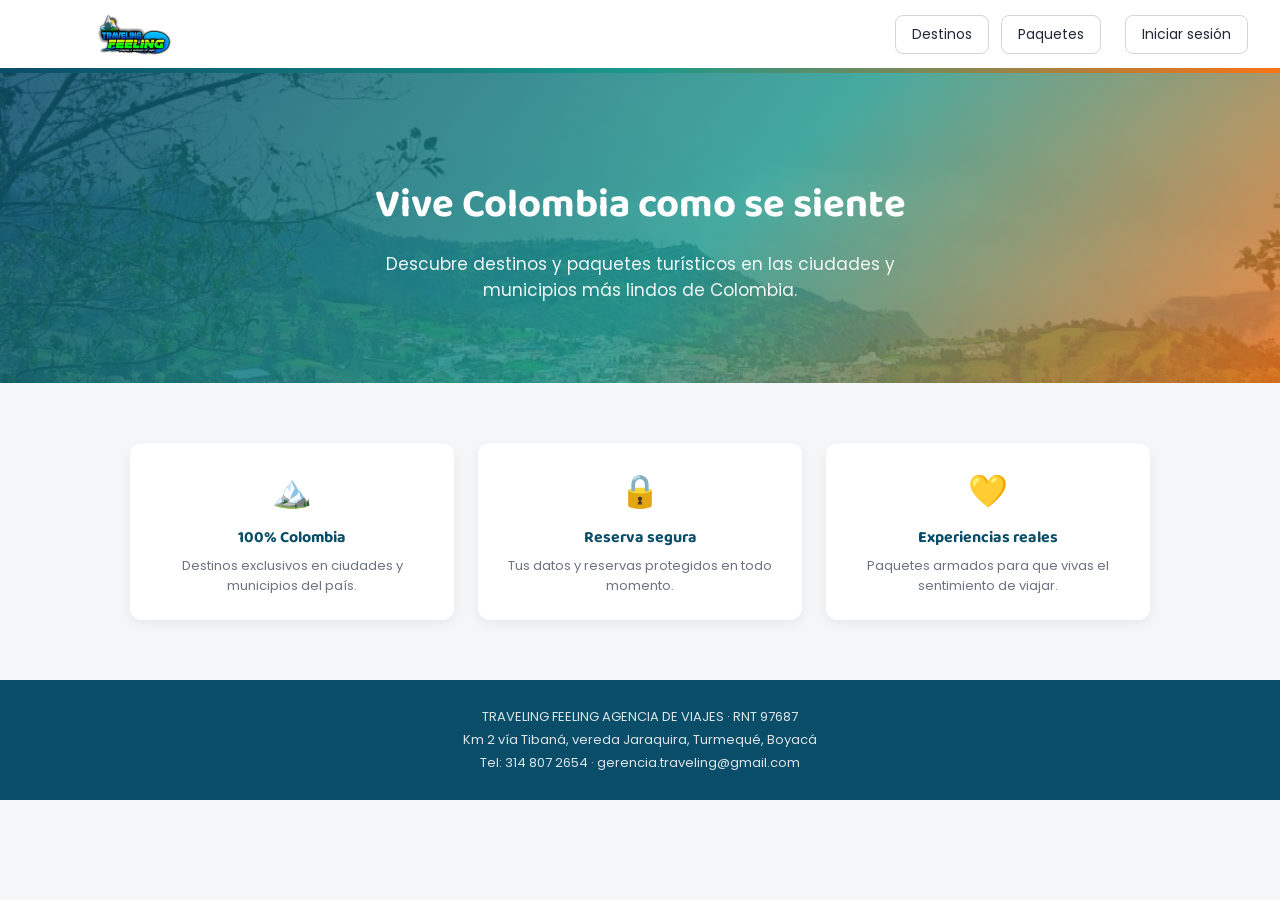
<file: Frontend/index.html>
<!DOCTYPE html>
<html lang="es">
<head>
    <meta charset="UTF-8">
    <meta name="viewport" content="width=device-width, initial-scale=1.0">
    <title>TravelingFeeling - Vive Colombia</title>
    <link rel="preconnect" href="https://fonts.googleapis.com">
    <link href="https://fonts.googleapis.com/css2?family=Baloo+2:wght@600;700&family=Poppins:wght@400;500;600&display=swap" rel="stylesheet">
    <link rel="stylesheet" href="https://cdnjs.cloudflare.com/ajax/libs/font-awesome/6.5.1/css/all.min.css">
    <link rel="stylesheet" href="css/estilos.css">
</head>
<body class="pagina-listado">

    <div class="barra-superior">
        <div class="logo-marca">
            <img src="img/logo.jpg" alt="TravelingFeeling">
        </div>
        <div class="acciones">
            <a href="destinos.html" class="boton-secundario">Destinos</a>
            <a href="paquetes.html" class="boton-secundario">Paquetes</a>
            <span id="saludoUsuario"></span>
            <a href="misreservas.html" id="enlaceMisReservas" class="boton-secundario" style="display:none;">Mis reservas</a>
            <button id="botonSalir" class="boton-secundario" style="display:none;">Salir</button>
            <a id="enlaceLogin" href="login.html" class="boton-secundario">Iniciar sesión</a>
        </div>
    </div>

    <div class="franja-acento"></div>

    <div class="seccion-hero">
        <h1>Vive Colombia como se siente</h1>
        <p>Descubre destinos y paquetes turísticos en las ciudades y municipios más lindos de Colombia.</p>
    </div>

    <div class="seccion-destacados">
        <div class="tarjeta-destacado">
            <div class="icono">🏔️</div>
            <h3>100% Colombia</h3>
            <p>Destinos exclusivos en ciudades y municipios del país.</p>
        </div>
        <div class="tarjeta-destacado">
            <div class="icono">🔒</div>
            <h3>Reserva segura</h3>
            <p>Tus datos y reservas protegidos en todo momento.</p>
        </div>
        <div class="tarjeta-destacado">
            <div class="icono">💛</div>
            <h3>Experiencias reales</h3>
            <p>Paquetes armados para que vivas el sentimiento de viajar.</p>
        </div>
    </div>

    <div class="pie-pagina">
        <p>TRAVELING FEELING AGENCIA DE VIAJES · RNT 97687</p>
        <p>Km 2 vía Tibaná, vereda Jaraquira, Turmequé, Boyacá</p>
        <p>Tel: 314 807 2654 · gerencia.traveling@gmail.com</p>
    </div>

    <script src="js/api.js"></script>
    <script>
        actualizarBarraSesion();
    </script>
</body>
</html>
</file>
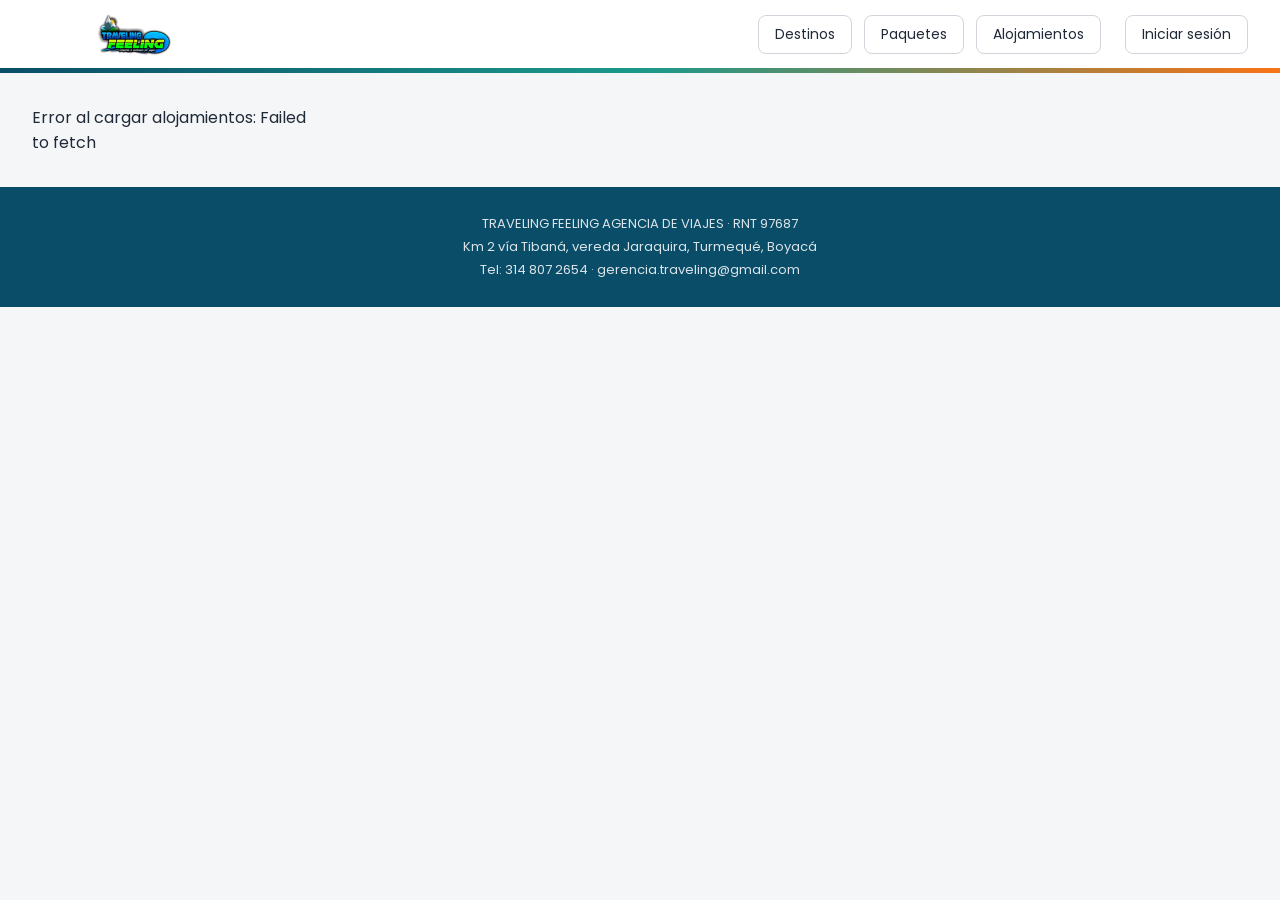
<file: Frontend/alojamientos.html>
<!DOCTYPE html>
<html lang="es">
<head>
    <meta charset="UTF-8">
    <meta name="viewport" content="width=device-width, initial-scale=1.0">
    <title>Alojamientos - TravelingFeeling</title>
    <link rel="preconnect" href="https://fonts.googleapis.com">
    <link rel="preconnect" href="https://fonts.gstatic.com" crossorigin>
    <link href="https://fonts.googleapis.com/css2?family=Baloo+2:wght@700;800&family=Poppins:wght@400;600;700&display=swap" rel="stylesheet">
    <link rel="stylesheet" href="https://cdnjs.cloudflare.com/ajax/libs/font-awesome/6.5.1/css/all.min.css">
    <link rel="stylesheet" href="css/estilos.css">
</head>
<body class="pagina-listado">

    <div class="barra-superior">
        <a href="index.html" class="logo-marca"><img src="img/logo.jpg" alt="TravelingFeeling"></a>
        <div class="acciones">
            <a href="destinos.html" class="boton-secundario">Destinos</a>
            <a href="paquetes.html" class="boton-secundario">Paquetes</a>
            <a href="alojamientos.html" class="boton-secundario">Alojamientos</a>
            <span id="saludoUsuario"></span>
            <a href="misreservas.html" id="enlaceMisReservas" class="boton-secundario" style="display:none;">Mis reservas</a>
            <button id="botonSalir" class="boton-secundario" style="display:none;">Salir</button>
            <a id="enlaceLogin" href="login.html" class="boton-secundario">Iniciar sesión</a>
        </div>
    </div>
    <div class="franja-acento"></div>

    <div id="grillaAlojamientos" class="grilla-destinos">
        <div class="cargando">
            <div class="spinner"></div>
            <p>Cargando alojamientos...</p>
        </div>
    </div>

    <div class="pie-pagina">
        <p>TRAVELING FEELING AGENCIA DE VIAJES · RNT 97687</p>
        <p>Km 2 vía Tibaná, vereda Jaraquira, Turmequé, Boyacá</p>
        <p>Tel: 314 807 2654 · gerencia.traveling@gmail.com</p>
    </div>

    <script src="js/api.js"></script>
    <script src="js/alojamientos.js"></script>
</body>
</html>
</file>
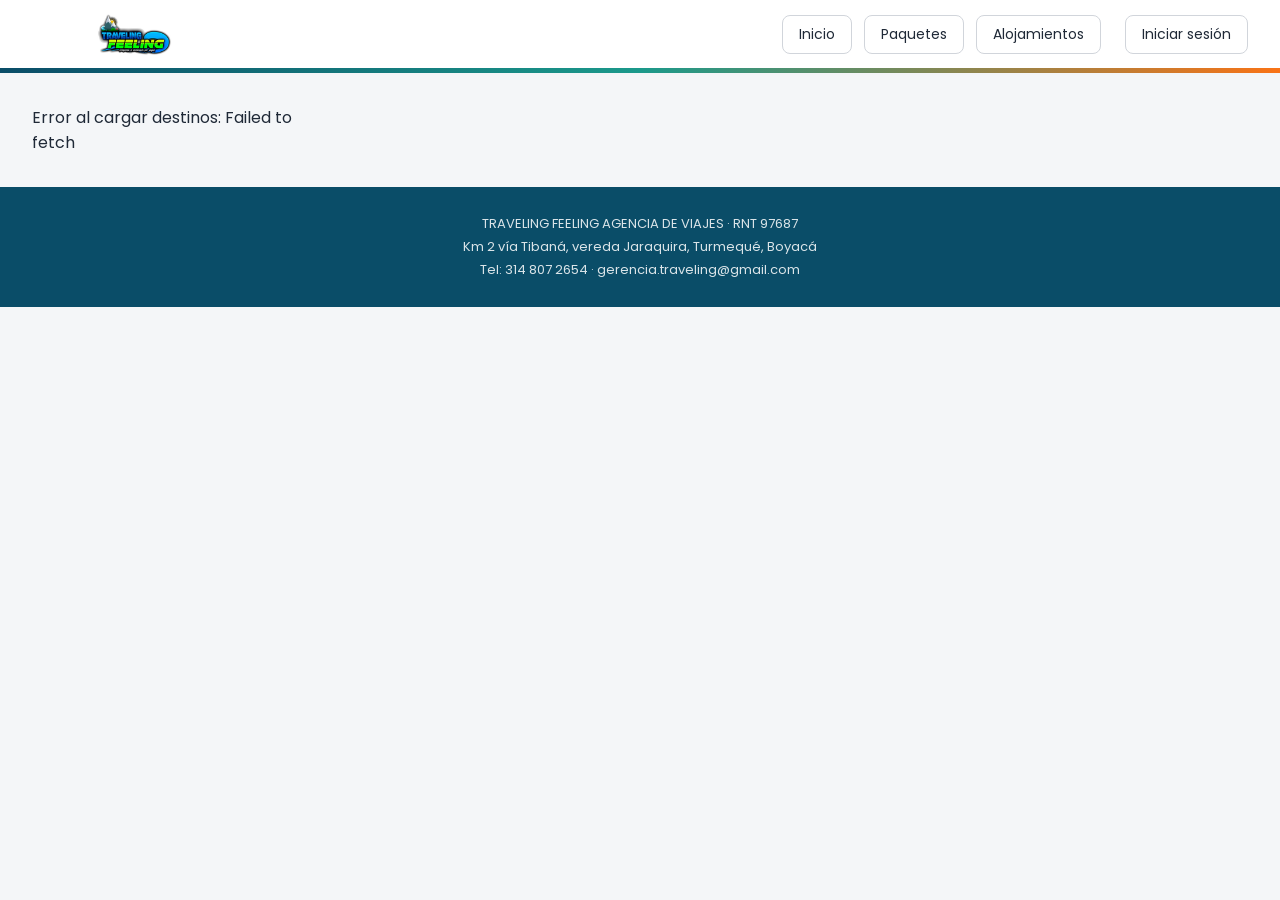
<file: Frontend/destinos.html>
<!DOCTYPE html>
<html lang="es">
<head>
    <meta charset="UTF-8">
    <meta name="viewport" content="width=device-width, initial-scale=1.0">
    <title>Destinos - TravelingFeeling</title>
    <link rel="preconnect" href="https://fonts.googleapis.com">
    <link href="https://fonts.googleapis.com/css2?family=Baloo+2:wght@600;700&family=Poppins:wght@400;500;600&display=swap" rel="stylesheet">
    <link rel="stylesheet" href="https://cdnjs.cloudflare.com/ajax/libs/font-awesome/6.5.1/css/all.min.css">
    <link rel="stylesheet" href="css/estilos.css">
</head>
<body class="pagina-listado">

    <div class="barra-superior">
        <div class="logo-marca">
            <a href="index.html"><img src="img/logo.jpg" alt="TravelingFeeling"></a>
        </div>
        <div class="acciones">
            <a href="index.html" class="boton-secundario">Inicio</a>
            <a href="paquetes.html" class="boton-secundario">Paquetes</a>
            <a href="alojamientos.html" class="boton-secundario">Alojamientos</a>
            <span id="saludoUsuario"></span>
            <a href="misreservas.html" id="enlaceMisReservas" class="boton-secundario" style="display:none;">Mis reservas</a>
            <button id="botonSalir" class="boton-secundario" style="display:none;">Salir</button>
            <a id="enlaceLogin" href="login.html" class="boton-secundario">Iniciar sesión</a>
        </div>
    </div>
    <div class="franja-acento"></div>

    <div id="grillaDestinos" class="grilla-destinos">
        <p>Cargando destinos...</p>
    </div>

    <div class="pie-pagina">
        <p>TRAVELING FEELING AGENCIA DE VIAJES · RNT 97687</p>
        <p>Km 2 vía Tibaná, vereda Jaraquira, Turmequé, Boyacá</p>
        <p>Tel: 314 807 2654 · gerencia.traveling@gmail.com</p>
    </div>

    <script src="js/api.js"></script>
    <script src="js/destinos.js"></script>
</body>
</html>
</file>
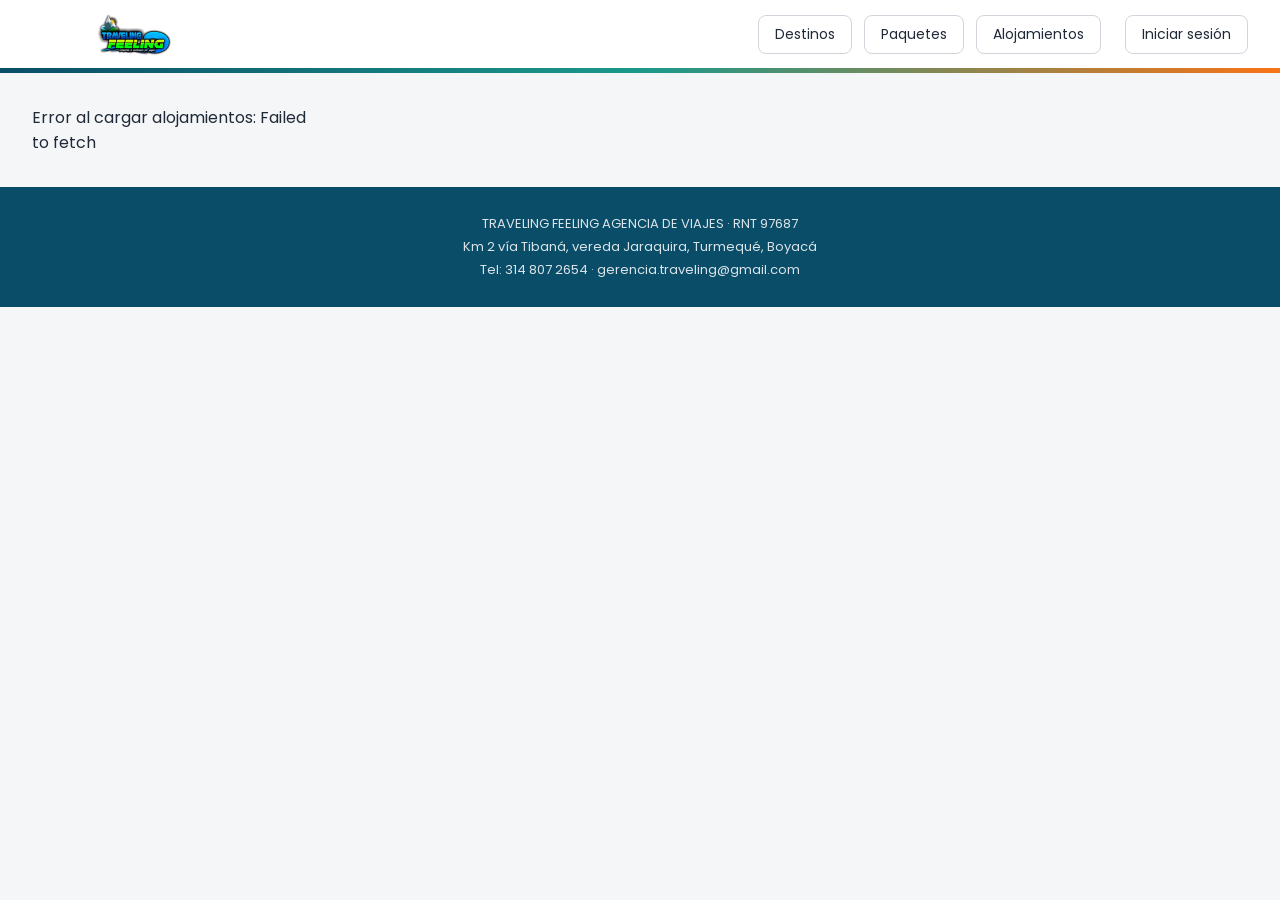
<file: Frontend/detalle-alojamiento.html>
<!DOCTYPE html>
<html lang="es">
<head>
    <meta charset="UTF-8">
    <meta name="viewport" content="width=device-width, initial-scale=1.0">
    <title>Detalle alojamiento - TravelingFeeling</title>
    <link rel="preconnect" href="https://fonts.googleapis.com">
    <link rel="preconnect" href="https://fonts.gstatic.com" crossorigin>
    <link href="https://fonts.googleapis.com/css2?family=Baloo+2:wght@700;800&family=Poppins:wght@400;600;700&display=swap" rel="stylesheet">
    <link rel="stylesheet" href="https://cdnjs.cloudflare.com/ajax/libs/font-awesome/6.5.1/css/all.min.css">
    <link rel="stylesheet" href="css/estilos.css">
</head>
<body class="pagina-listado">

    <div class="barra-superior">
        <a href="index.html" class="logo-marca"><img src="img/logo.jpg" alt="TravelingFeeling"></a>
        <div class="acciones">
            <a href="destinos.html" class="boton-secundario">Destinos</a>
            <a href="paquetes.html" class="boton-secundario">Paquetes</a>
            <a href="alojamientos.html" class="boton-secundario">Alojamientos</a>
            <span id="saludoUsuario"></span>
            <a href="misreservas.html" id="enlaceMisReservas" class="boton-secundario" style="display:none;">Mis reservas</a>
            <button id="botonSalir" class="boton-secundario" style="display:none;">Salir</button>
            <a id="enlaceLogin" href="login.html" class="boton-secundario">Iniciar sesión</a>
        </div>
    </div>
    <div class="franja-acento"></div>

    <div id="detalleAlojamiento" class="contenedor-detalle">
        <div class="cargando">
            <div class="spinner"></div>
            <p>Cargando alojamiento...</p>
        </div>
    </div>

    <div class="pie-pagina">
        <p>TRAVELING FEELING AGENCIA DE VIAJES · RNT 97687</p>
        <p>Km 2 vía Tibaná, vereda Jaraquira, Turmequé, Boyacá</p>
        <p>Tel: 314 807 2654 · gerencia.traveling@gmail.com</p>
    </div>

    <script src="js/api.js"></script>
    <script src="js/detalle-alojamiento.js"></script>
</body>
</html>
</file>
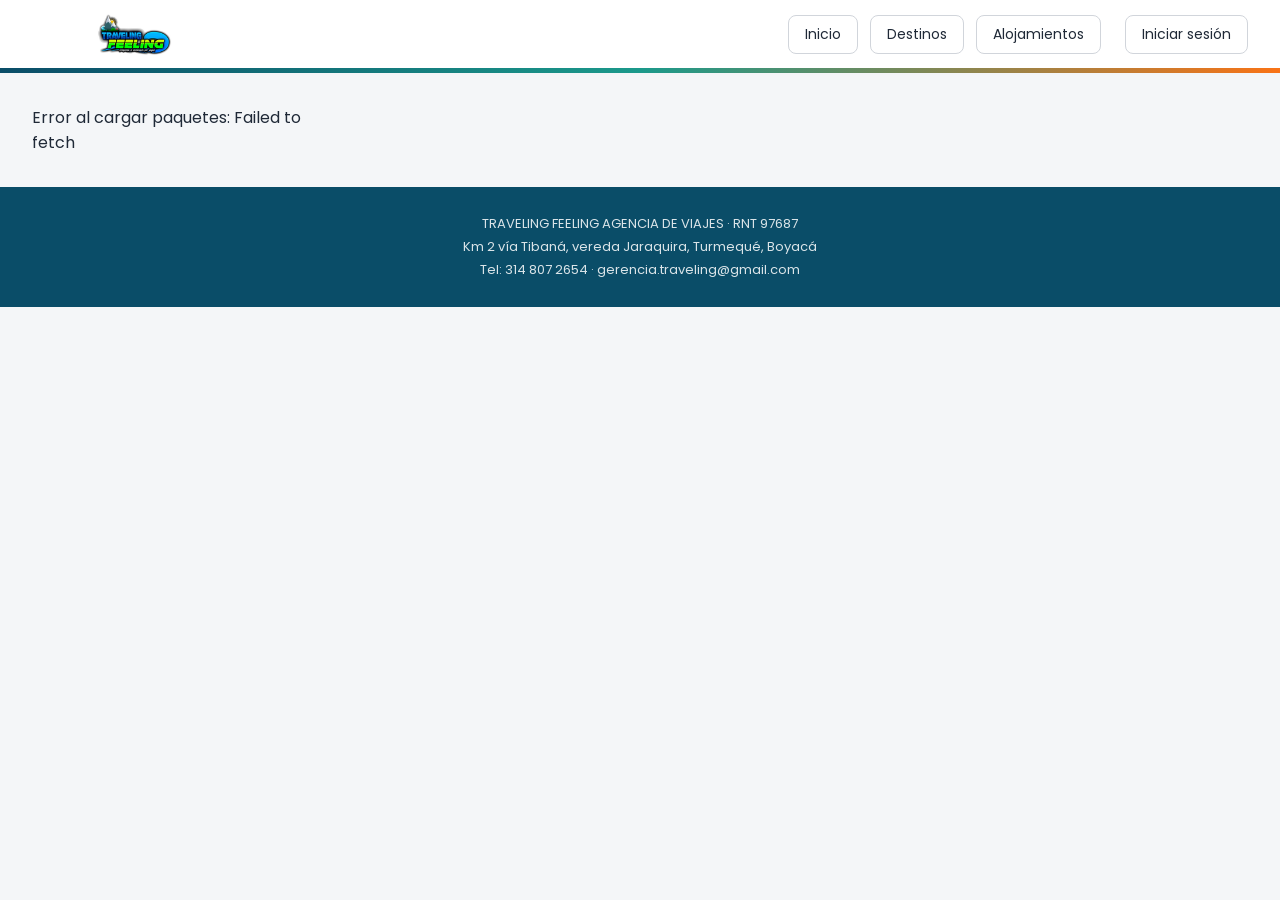
<file: Frontend/detalle-paquete.html>
<!DOCTYPE html>
<html lang="es">
<head>
    <meta charset="UTF-8">
    <meta name="viewport" content="width=device-width, initial-scale=1.0">
    <title>Detalle paquete - TravelingFeeling</title>
    <link rel="preconnect" href="https://fonts.googleapis.com">
    <link rel="preconnect" href="https://fonts.gstatic.com" crossorigin>
    <link href="https://fonts.googleapis.com/css2?family=Baloo+2:wght@700;800&family=Poppins:wght@400;600;700&display=swap" rel="stylesheet">
    <link rel="stylesheet" href="https://cdnjs.cloudflare.com/ajax/libs/font-awesome/6.5.1/css/all.min.css">
    <link rel="stylesheet" href="css/estilos.css">
</head>
<body class="pagina-listado">

    <div class="barra-superior">
        <a href="index.html" class="logo-marca"><img src="img/logo.jpg" alt="TravelingFeeling"></a>
        <div class="acciones">
            <a href="destinos.html" class="boton-secundario">Destinos</a>
            <a href="paquetes.html" class="boton-secundario">Paquetes</a>
            <a href="alojamientos.html" class="boton-secundario">Alojamientos</a>
            <span id="saludoUsuario"></span>
            <a href="misreservas.html" id="enlaceMisReservas" class="boton-secundario" style="display:none;">Mis reservas</a>
            <button id="botonSalir" class="boton-secundario" style="display:none;">Salir</button>
            <a id="enlaceLogin" href="login.html" class="boton-secundario">Iniciar sesión</a>
        </div>
    </div>
    <div class="franja-acento"></div>

    <div id="detallePaquete" class="contenedor-detalle">
        <div class="cargando">
            <div class="spinner"></div>
            <p>Cargando paquete...</p>
        </div>
    </div>

    <div class="pie-pagina">
        <p>TRAVELING FEELING AGENCIA DE VIAJES · RNT 97687</p>
        <p>Km 2 vía Tibaná, vereda Jaraquira, Turmequé, Boyacá</p>
        <p>Tel: 314 807 2654 · gerencia.traveling@gmail.com</p>
    </div>

    <script src="js/api.js"></script>
    <script src="js/detalle-paquete.js"></script>
</body>
</html>
</file>
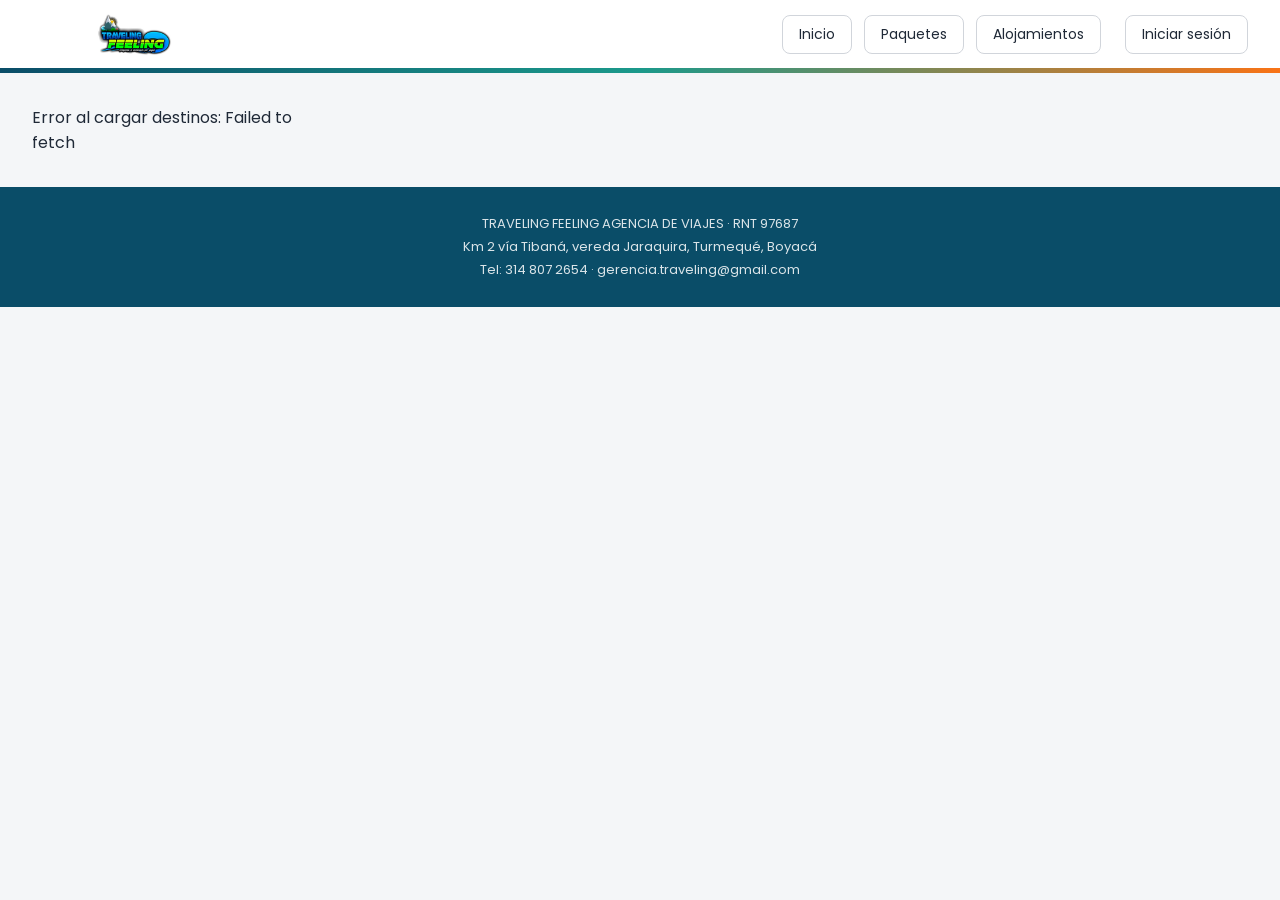
<file: Frontend/detalle.html>
<!DOCTYPE html>
<html lang="es">
<head>
    <meta charset="UTF-8">
    <meta name="viewport" content="width=device-width, initial-scale=1.0">
    <title>Detalle destino - TravelingFeeling</title>
    <link rel="preconnect" href="https://fonts.googleapis.com">
    <link rel="preconnect" href="https://fonts.gstatic.com" crossorigin>
    <link href="https://fonts.googleapis.com/css2?family=Baloo+2:wght@700;800&family=Poppins:wght@400;600;700&display=swap" rel="stylesheet">
    <link rel="stylesheet" href="https://cdnjs.cloudflare.com/ajax/libs/font-awesome/6.5.1/css/all.min.css">
    <link rel="stylesheet" href="css/estilos.css">
</head>
<body class="pagina-listado">

    <div class="barra-superior">
        <a href="index.html" class="logo-marca"><img src="img/logo.jpg" alt="TravelingFeeling"></a>
        <div class="acciones">
            <a href="destinos.html" class="boton-secundario">Destinos</a>
            <a href="paquetes.html" class="boton-secundario">Paquetes</a>
            <a href="alojamientos.html" class="boton-secundario">Alojamientos</a>
            <span id="saludoUsuario"></span>
            <a href="misreservas.html" id="enlaceMisReservas" class="boton-secundario" style="display:none;">Mis reservas</a>
            <button id="botonSalir" class="boton-secundario" style="display:none;">Salir</button>
            <a id="enlaceLogin" href="login.html" class="boton-secundario">Iniciar sesión</a>
        </div>
    </div>
    <div class="franja-acento"></div>

    <div id="detalleDestino" class="contenedor-detalle">
        <div class="cargando">
            <div class="spinner"></div>
            <p>Cargando destino...</p>
        </div>
    </div>

    <div class="pie-pagina">
        <p>TRAVELING FEELING AGENCIA DE VIAJES · RNT 97687</p>
        <p>Km 2 vía Tibaná, vereda Jaraquira, Turmequé, Boyacá</p>
        <p>Tel: 314 807 2654 · gerencia.traveling@gmail.com</p>
    </div>

    <script src="js/api.js"></script>
    <script src="js/detalle.js"></script>
</body>
</html>
</file>
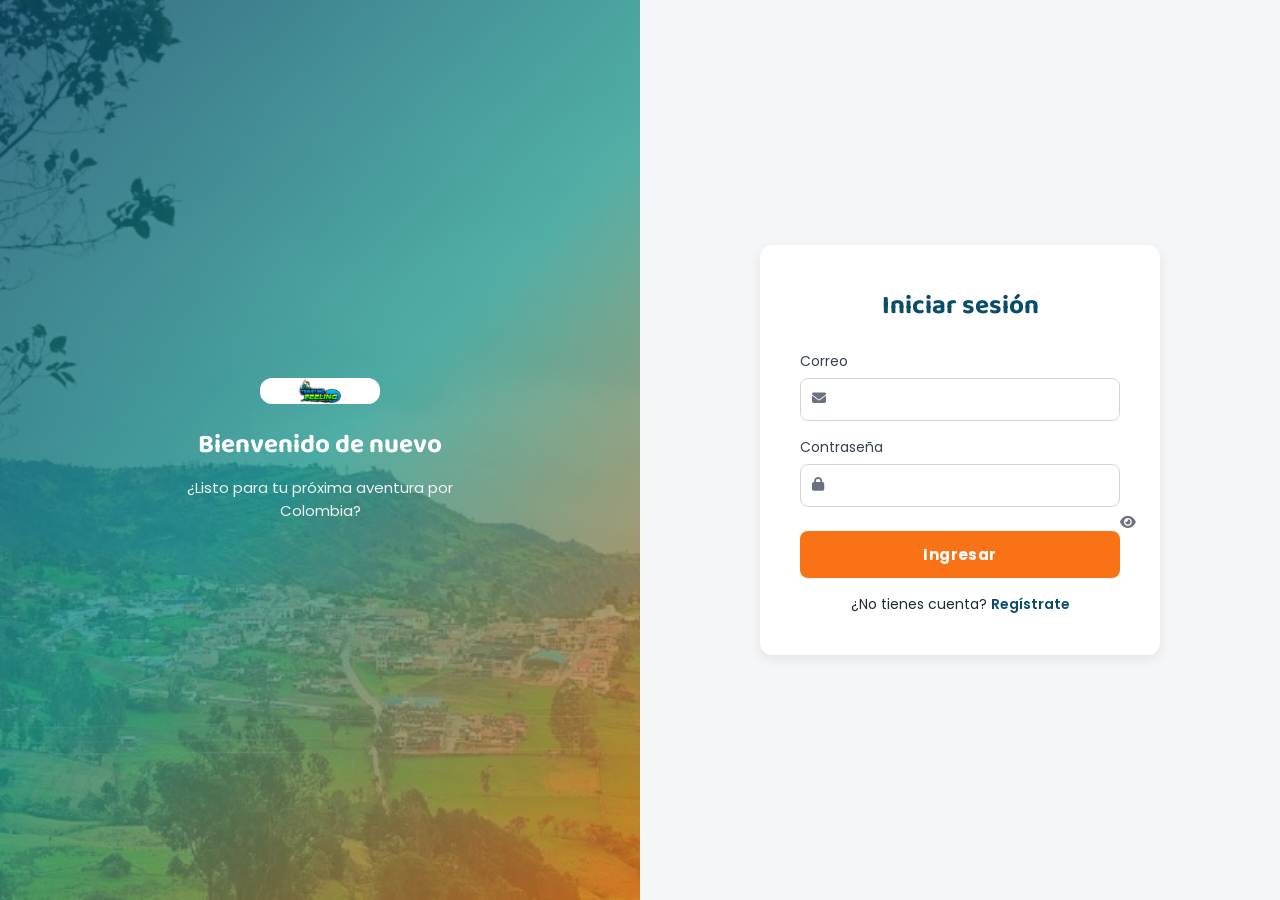
<file: Frontend/login.html>
<!DOCTYPE html>
<html lang="es">
<head>
    <meta charset="UTF-8">
    <meta name="viewport" content="width=device-width, initial-scale=1.0">
    <title>Iniciar sesión - TravelingFeeling</title>
    <link rel="preconnect" href="https://fonts.googleapis.com">
    <link rel="preconnect" href="https://fonts.gstatic.com" crossorigin>
    <link href="https://fonts.googleapis.com/css2?family=Baloo+2:wght@700;800&family=Poppins:wght@400;600;700&display=swap" rel="stylesheet">
    <link rel="stylesheet" href="https://cdnjs.cloudflare.com/ajax/libs/font-awesome/6.5.1/css/all.min.css">
    <link rel="stylesheet" href="css/estilos.css">
</head>
<body class="pagina-auth">

    <div class="auth-grid">

        <div class="auth-visual">
            <img src="img/logo.jpg" alt="TravelingFeeling">
            <h2>Bienvenido de nuevo</h2>
            <p>¿Listo para tu próxima aventura por Colombia?</p>
        </div>

        <div class="auth-form-side">
            <div class="contenedor-formulario">
                <h1>Iniciar sesión</h1>

                <div id="mensajeError" class="mensaje-error"></div>

                <form id="formLogin">
                    <div class="campo campo-icono">
                        <label for="correo">Correo</label>
                        <i class="fa-solid fa-envelope"></i>
                        <input type="email" id="correo" required>
                    </div>

                    <div class="campo campo-icono">
                        <label for="contraseña">Contraseña</label>
                        <i class="fa-solid fa-lock"></i>
                        <input type="password" id="contraseña" required>
                        <button type="button" class="boton-ojo" id="botonOjo"><i class="fa-solid fa-eye"></i></button>
                    </div>

                    <button type="submit" class="boton-principal" id="botonSubmit">Ingresar</button>
                </form>

                <p class="enlace-secundario">
                    ¿No tienes cuenta? <a href="registro.html">Regístrate</a>
                </p>
            </div>
        </div>

    </div>

    <script src="js/api.js"></script>
    <script src="js/login.js"></script>
</body>
</html>
</file>
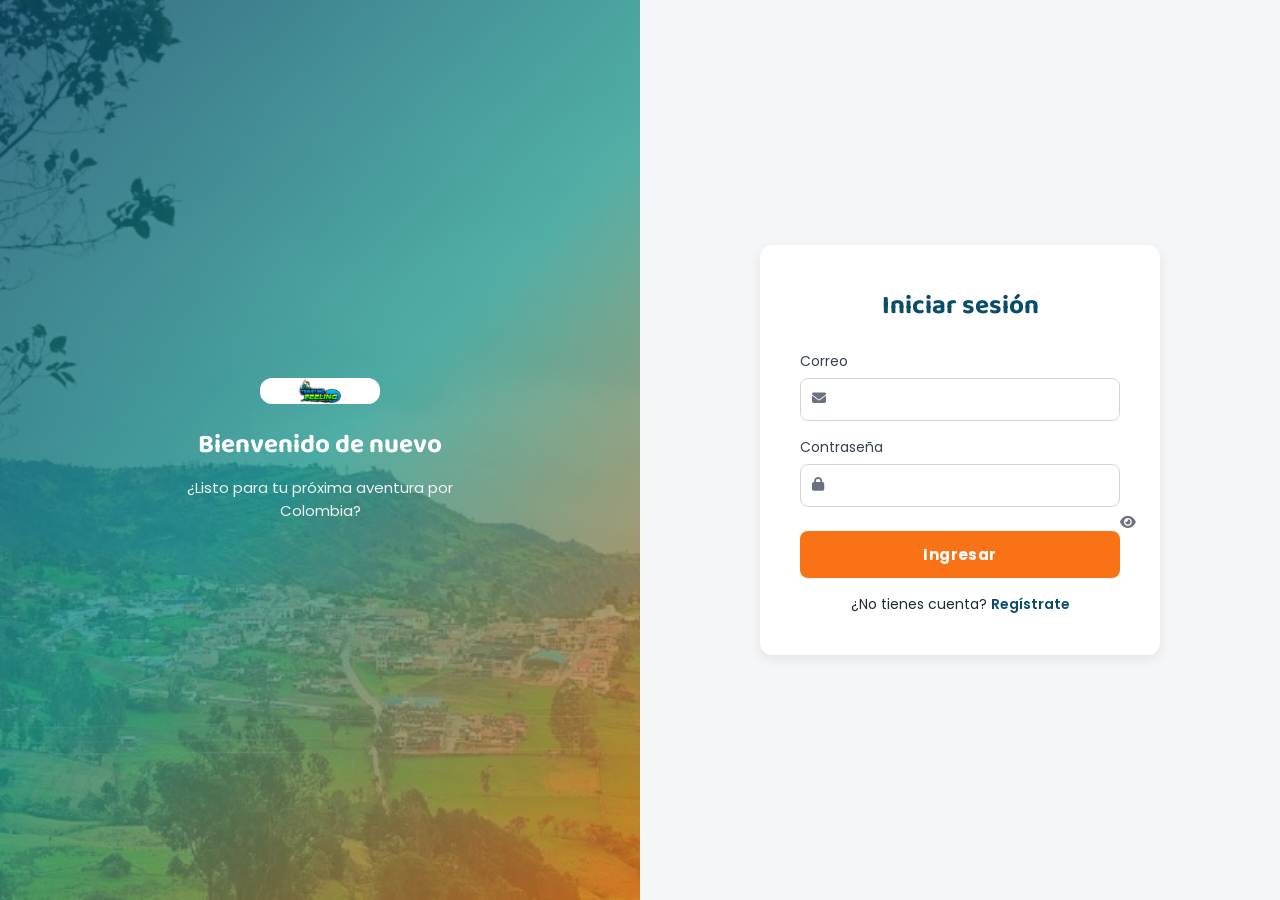
<file: Frontend/misreservas.html>
<!DOCTYPE html>
<html lang="es">
<head>
    <meta charset="UTF-8">
    <meta name="viewport" content="width=device-width, initial-scale=1.0">
    <title>Mis reservas - TravelingFeeling</title>
    <link rel="preconnect" href="https://fonts.googleapis.com">
    <link href="https://fonts.googleapis.com/css2?family=Baloo+2:wght@600;700&family=Poppins:wght@400;500;600&display=swap" rel="stylesheet">
    <link rel="stylesheet" href="https://cdnjs.cloudflare.com/ajax/libs/font-awesome/6.5.1/css/all.min.css">
    <link rel="stylesheet" href="css/estilos.css">
</head>
<body class="pagina-listado">

    <div class="barra-superior">
        <div class="logo-marca">
            <a href="index.html"><img src="img/logo.jpg" alt="TravelingFeeling"></a>
        </div>
        <div class="acciones">
            <a href="index.html" class="boton-secundario">Inicio</a>
            <a href="destinos.html" class="boton-secundario">Destinos</a>
            <a href="paquetes.html" class="boton-secundario">Paquetes</a>
            <a href="alojamientos.html" class="boton-secundario">Alojamientos</a>
            <button id="botonSalir" class="boton-secundario">Salir</button>
        </div>
    </div>
    <div class="franja-acento"></div>

    <div id="listaReservas" class="grilla-destinos">
        <p>Cargando tus reservas...</p>
    </div>

    <div class="pie-pagina">
        <p>TRAVELING FEELING AGENCIA DE VIAJES · RNT 97687</p>
        <p>Km 2 vía Tibaná, vereda Jaraquira, Turmequé, Boyacá</p>
        <p>Tel: 314 807 2654 · gerencia.traveling@gmail.com</p>
    </div>

    <script src="js/api.js"></script>
    <script src="js/misreservas.js"></script>
</body>
</html>
</file>
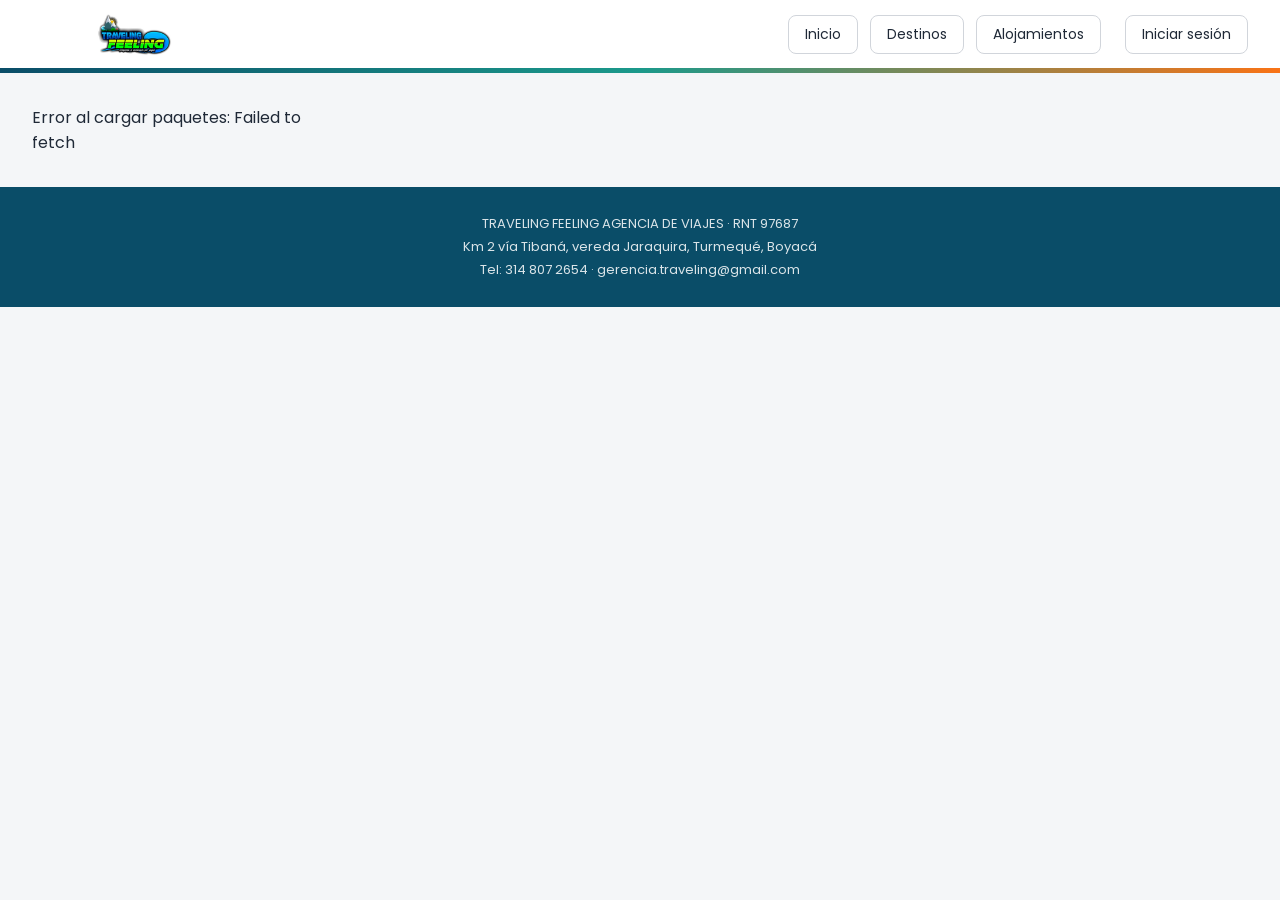
<file: Frontend/paquetes.html>
<!DOCTYPE html>
<html lang="es">
<head>
    <meta charset="UTF-8">
    <meta name="viewport" content="width=device-width, initial-scale=1.0">
    <title>Paquetes - TravelingFeeling</title>
    <link rel="preconnect" href="https://fonts.googleapis.com">
    <link href="https://fonts.googleapis.com/css2?family=Baloo+2:wght@600;700&family=Poppins:wght@400;500;600&display=swap" rel="stylesheet">
    <link rel="stylesheet" href="https://cdnjs.cloudflare.com/ajax/libs/font-awesome/6.5.1/css/all.min.css">
    <link rel="stylesheet" href="css/estilos.css">
</head>
<body class="pagina-listado">

    <div class="barra-superior">
        <div class="logo-marca">
            <a href="index.html"><img src="img/logo.jpg" alt="TravelingFeeling"></a>
        </div>
        <div class="acciones">
            <a href="index.html" class="boton-secundario">Inicio</a>
            <a href="destinos.html" class="boton-secundario">Destinos</a>
            <a href="alojamientos.html" class="boton-secundario">Alojamientos</a>
            <span id="saludoUsuario"></span>
            <a href="misreservas.html" id="enlaceMisReservas" class="boton-secundario" style="display:none;">Mis reservas</a>
            <button id="botonSalir" class="boton-secundario" style="display:none;">Salir</button>
            <a id="enlaceLogin" href="login.html" class="boton-secundario">Iniciar sesión</a>
        </div>
    </div>
    <div class="franja-acento"></div>

    <div id="grillaPaquetes" class="grilla-destinos">
        <p>Cargando paquetes...</p>
    </div>

    <div class="pie-pagina">
        <p>TRAVELING FEELING AGENCIA DE VIAJES · RNT 97687</p>
        <p>Km 2 vía Tibaná, vereda Jaraquira, Turmequé, Boyacá</p>
        <p>Tel: 314 807 2654 · gerencia.traveling@gmail.com</p>
    </div>

    <script src="js/api.js"></script>
    <script src="js/paquetes.js"></script>
</body>
</html>
</file>
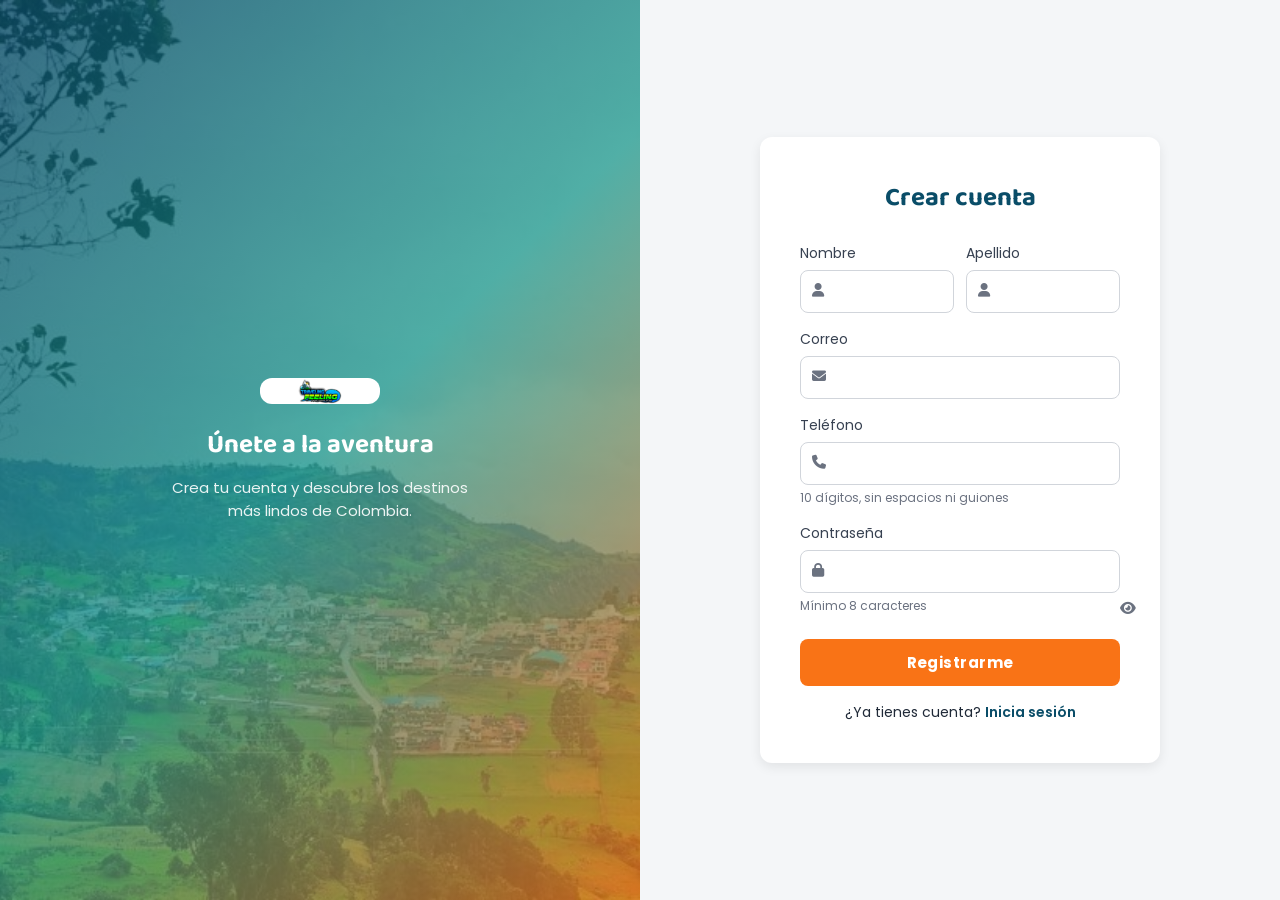
<file: Frontend/registro.html>
<!DOCTYPE html>
<html lang="es">
<head>
    <meta charset="UTF-8">
    <meta name="viewport" content="width=device-width, initial-scale=1.0">
    <title>Crear cuenta - TravelingFeeling</title>
    <link rel="preconnect" href="https://fonts.googleapis.com">
    <link rel="preconnect" href="https://fonts.gstatic.com" crossorigin>
    <link href="https://fonts.googleapis.com/css2?family=Baloo+2:wght@700;800&family=Poppins:wght@400;600;700&display=swap" rel="stylesheet">
    <link rel="stylesheet" href="https://cdnjs.cloudflare.com/ajax/libs/font-awesome/6.5.1/css/all.min.css">
    <link rel="stylesheet" href="css/estilos.css">
</head>
<body class="pagina-auth">

    <div class="auth-grid">

        <div class="auth-visual">
            <img src="img/logo.jpg" alt="TravelingFeeling">
            <h2>Únete a la aventura</h2>
            <p>Crea tu cuenta y descubre los destinos más lindos de Colombia.</p>
        </div>

        <div class="auth-form-side">
            <div class="contenedor-formulario">
                <h1>Crear cuenta</h1>

                <div id="mensajeError" class="mensaje-error"></div>

                <form id="formRegistro">
                    <div class="fila-doble">
                        <div class="campo campo-icono">
                            <label for="nombre">Nombre</label>
                            <i class="fa-solid fa-user"></i>
                            <input type="text" id="nombre" required>
                        </div>

                        <div class="campo campo-icono">
                            <label for="apellido">Apellido</label>
                            <i class="fa-solid fa-user"></i>
                            <input type="text" id="apellido" required>
                        </div>
                    </div>

                    <div class="campo campo-icono">
                        <label for="correo">Correo</label>
                        <i class="fa-solid fa-envelope"></i>
                        <input type="email" id="correo" required>
                    </div>

                    <div class="campo campo-icono">
                        <label for="telefono">Teléfono</label>
                        <i class="fa-solid fa-phone"></i>
                        <input type="tel" id="telefono" required>
                        <p class="texto-ayuda">10 dígitos, sin espacios ni guiones</p>
                    </div>

                    <div class="campo campo-icono">
                        <label for="contraseña">Contraseña</label>
                        <i class="fa-solid fa-lock"></i>
                        <input type="password" id="contraseña" required minlength="8">
                        <button type="button" class="boton-ojo" id="botonOjo"><i class="fa-solid fa-eye"></i></button>
                        <p class="texto-ayuda">Mínimo 8 caracteres</p>
                    </div>

                    <button type="submit" class="boton-principal" id="botonSubmit">Registrarme</button>
                </form>

                <p class="enlace-secundario">
                    ¿Ya tienes cuenta? <a href="login.html">Inicia sesión</a>
                </p>
            </div>
        </div>

    </div>

    <script src="js/api.js"></script>
    <script src="js/registro.js"></script>
</body>
</html>
</file>
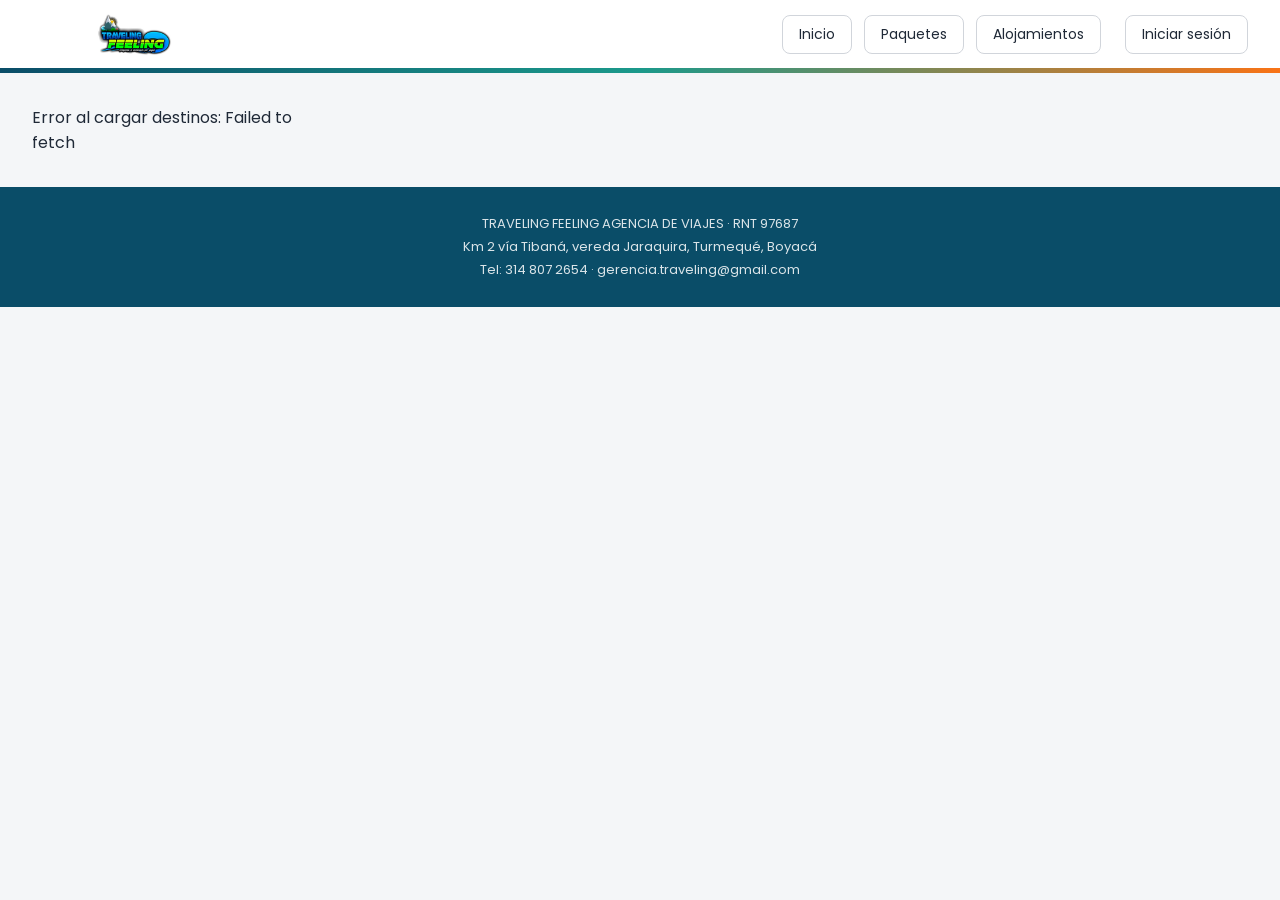
<file: Frontend/reservar.html>
<!DOCTYPE html>
<html lang="es">
<head>
    <meta charset="UTF-8">
    <meta name="viewport" content="width=device-width, initial-scale=1.0">
    <title>Reservar - TravelingFeeling</title>
    <link rel="preconnect" href="https://fonts.googleapis.com">
    <link href="https://fonts.googleapis.com/css2?family=Baloo+2:wght@600;700&family=Poppins:wght@400;500;600&display=swap" rel="stylesheet">
    <link rel="stylesheet" href="https://cdnjs.cloudflare.com/ajax/libs/font-awesome/6.5.1/css/all.min.css">
    <link rel="stylesheet" href="css/estilos.css">
</head>
<body>

    <div class="contenedor-formulario">
        <h1 id="tituloDestino">Reservar</h1>

        <div id="mensajeError" class="mensaje-error"></div>

        <form id="formReservar">
            <div class="campo">
                <label for="fecha_reserva">Fecha</label>
                <input type="date" id="fecha_reserva" required>
            </div>

            <div class="campo">
                <label for="cantidad_personas">Cantidad de personas</label>
                <input type="number" id="cantidad_personas" min="1" required>
            </div>

            <button type="submit" class="boton-principal">Confirmar reserva</button>
        </form>

        <p class="enlace-secundario">
            <a href="destinos.html">Volver a destinos</a>
        </p>
    </div>

    <script src="js/api.js"></script>
    <script src="js/reservar.js"></script>
</body>
</html>
</file>
<file: Frontend/css/estilos.css>
:root {
    --color-primario: #0A4D68;
    --color-secundario: #1B998B;
    --color-acento: #F97316;
    --color-acento-oscuro: #EA580C;
    --color-exito: #16A34A;
    --color-advertencia: #F59E0B;
    --color-peligro: #DC2626;
    --color-texto: #1f2937;
    --color-texto-claro: #6b7280;
    --color-fondo: #f4f6f8;
    --color-borde: #d1d5db;
    --fuente-titulo: 'Baloo 2', sans-serif;
    --fuente-cuerpo: 'Poppins', sans-serif;
}

* {
    margin: 0;
    padding: 0;
    box-sizing: border-box;
}

body {
    font-family: var(--fuente-cuerpo);
    background-color: var(--color-fondo);
    color: var(--color-texto);
    min-height: 100vh;
    display: flex;
    align-items: center;
    justify-content: center;
}

h1, h2, h3 {
    font-family: var(--fuente-titulo);
}

.contenedor-formulario {
    background-color: #ffffff;
    padding: 40px;
    border-radius: 12px;
    box-shadow: 0 4px 12px rgba(0, 0, 0, 0.08);
    width: 100%;
    max-width: 400px;
}

.contenedor-formulario h1 {
    font-size: 26px;
    font-weight: 700;
    margin-bottom: 24px;
    text-align: center;
    color: var(--color-primario);
}

.campo {
    margin-bottom: 16px;
}

.campo label {
    display: block;
    font-size: 14px;
    margin-bottom: 6px;
    color: #374151;
}

.campo input {
    width: 100%;
    padding: 10px 12px;
    border: 1px solid var(--color-borde);
    border-radius: 8px;
    font-size: 14px;
    font-family: var(--fuente-cuerpo);
}

.campo input:focus {
    outline: none;
    border-color: var(--color-acento);
}

.boton-principal {
    width: 100%;
    padding: 12px;
    background-color: var(--color-acento);
    color: white;
    border: none;
    border-radius: 8px;
    font-size: 15px;
    font-weight: 700;
    letter-spacing: 0.03em;
    cursor: pointer;
    margin-top: 8px;
    transition: background-color 0.2s ease, transform 0.15s ease;
    font-family: var(--fuente-cuerpo);
}

.boton-principal:hover {
    background-color: var(--color-acento-oscuro);
    transform: translateY(-1px);
}

.enlace-secundario {
    text-align: center;
    margin-top: 16px;
    font-size: 14px;
}

.enlace-secundario a {
    color: var(--color-primario);
    text-decoration: none;
    font-weight: 600;
}

.mensaje-error {
    background-color: #fee2e2;
    color: var(--color-peligro);
    padding: 10px;
    border-radius: 8px;
    font-size: 14px;
    margin-bottom: 16px;
    display: none;
}

.mensaje-error.visible {
    display: block;
}

body.pagina-listado {
    display: block;
    align-items: initial;
    justify-content: initial;
}

.barra-superior {
    display: flex;
    justify-content: space-between;
    align-items: center;
    background-color: #ffffff;
    padding: 12px 32px;
    box-shadow: 0 2px 6px rgba(0, 0, 0, 0.06);
}

.logo-marca img {
    height: 44px;
    display: block;
}

.barra-superior .acciones {
    display: flex;
    align-items: center;
    gap: 12px;
    font-size: 14px;
}

.boton-secundario {
    padding: 8px 16px;
    background-color: transparent;
    color: var(--color-texto);
    border: 1px solid var(--color-borde);
    border-radius: 8px;
    cursor: pointer;
    font-size: 14px;
    font-family: var(--fuente-cuerpo);
    text-decoration: none;
    transition: background-color 0.15s ease;
}

.boton-secundario:hover {
    background-color: #f3f4f6;
}

.franja-acento {
    height: 5px;
    background: linear-gradient(90deg, var(--color-primario), var(--color-secundario), var(--color-acento));
}

.grilla-destinos {
    display: grid;
    grid-template-columns: repeat(auto-fill, minmax(260px, 1fr));
    gap: 20px;
    padding: 32px;
}

.tarjeta-destino {
    background-color: #ffffff;
    border-radius: 12px;
    overflow: hidden;
    box-shadow: 0 4px 12px rgba(0, 0, 0, 0.08);
    transition: transform 0.2s ease, box-shadow 0.2s ease;
}

.tarjeta-destino:hover {
    transform: translateY(-4px);
    box-shadow: 0 10px 24px rgba(0, 0, 0, 0.14);
}

.tarjeta-destino img {
    width: 100%;
    height: 160px;
    object-fit: cover;
    background-color: #e5e7eb;
}

.tarjeta-destino .info {
    padding: 16px;
}

.tarjeta-destino h3 {
    font-size: 17px;
    color: var(--color-texto);
    margin-bottom: 6px;
}

.tarjeta-destino p {
    font-size: 13px;
    color: var(--color-texto-claro);
    margin-bottom: 10px;
}

.tarjeta-destino .precio {
    font-size: 16px;
    font-weight: 700;
    color: var(--color-primario);
    margin-bottom: 10px;
}

/* Badges de estado de reserva */
.estado {
    display: inline-block;
    padding: 4px 12px;
    border-radius: 20px;
    font-size: 12px;
    font-weight: 700;
    text-transform: capitalize;
}

.estado-pendiente {
    background-color: #fef3c7;
    color: #92400e;
}

.estado-confirmada {
    background-color: #dcfce7;
    color: #166534;
}

.estado-cancelada {
    background-color: #fee2e2;
    color: #991b1b;
}

.seccion-hero {
    text-align: center;
    padding: 100px 24px 80px;
    background: linear-gradient(135deg, var(--color-primario) 0%, var(--color-secundario) 55%, var(--color-acento) 100%);
    color: white;
}

.seccion-hero h1 {
    font-size: 40px;
    font-weight: 700;
    margin-bottom: 14px;
    color: white;
}

.seccion-hero p {
    font-size: 17px;
    color: rgba(255, 255, 255, 0.92);
    max-width: 560px;
    margin: 0 auto;
}

.boton-hero {
    display: inline-block;
    width: auto;
    padding: 14px 32px;
    text-decoration: none;
}

.seccion-destacados {
    display: grid;
    grid-template-columns: repeat(auto-fit, minmax(220px, 1fr));
    gap: 24px;
    padding: 60px 40px;
    max-width: 1100px;
    margin: 0 auto;
}

.tarjeta-destacado {
    text-align: center;
    padding: 24px;
    background-color: #ffffff;
    border-radius: 12px;
    box-shadow: 0 4px 12px rgba(0, 0, 0, 0.06);
}

.tarjeta-destacado .icono {
    font-size: 32px;
    margin-bottom: 10px;
}

.tarjeta-destacado h3 {
    font-size: 16px;
    color: var(--color-primario);
    margin-bottom: 6px;
}

.tarjeta-destacado p {
    font-size: 13px;
    color: var(--color-texto-claro);
}

.pie-pagina {
    text-align: center;
    padding: 24px;
    background-color: var(--color-primario);
    color: rgba(255, 255, 255, 0.85);
    font-size: 13px;
}

.pie-pagina p {
    margin: 3px 0;
}

.cargando {
    display: flex;
    flex-direction: column;
    align-items: center;
    gap: 12px;
    padding: 60px 20px;
    color: var(--color-texto-claro);
    grid-column: 1 / -1;
}

.spinner {
    width: 32px;
    height: 32px;
    border: 3px solid var(--color-borde);
    border-top-color: var(--color-acento);
    border-radius: 50%;
    animation: girar 0.7s linear infinite;
}

@keyframes girar {
    to { transform: rotate(360deg); }
}

@media (max-width: 768px) {

    .barra-superior {
        flex-direction: column;
        align-items: flex-start;
        gap: 10px;
        padding: 14px 20px;
    }

    .barra-superior .acciones {
        flex-wrap: wrap;
        width: 100%;
        gap: 8px;
    }

    .boton-secundario {
        padding: 7px 12px;
        font-size: 13px;
    }

    .seccion-hero {
        padding: 60px 20px 50px;
    }

    .seccion-hero h1 {
        font-size: 28px;
    }

    .seccion-hero p {
        font-size: 15px;
    }

    .seccion-destacados {
        padding: 40px 20px;
        gap: 16px;
    }

    .grilla-destinos {
        padding: 20px;
        gap: 16px;
    }

    .contenedor-formulario {
        max-width: 100%;
        margin: 16px;
        padding: 28px 24px;
    }

    body {
        padding: 0;
    }
}

@media (max-width: 480px) {

    .logo-marca img {
        height: 36px;
    }

    .seccion-hero h1 {
        font-size: 24px;
    }

    .grilla-destinos {
        grid-template-columns: 1fr;
    }
}

.contenedor-detalle {
    max-width: 900px;
    margin: 32px auto;
    background-color: #ffffff;
    border-radius: 12px;
    overflow: hidden;
    box-shadow: 0 4px 12px rgba(0, 0, 0, 0.08);
    display: grid;
    grid-template-columns: 1fr;
}

.detalle-imagen img {
    width: 100%;
    height: 320px;
    object-fit: cover;
    display: block;
}

.detalle-info {
    padding: 32px;
}

.detalle-info h1 {
    font-size: 28px;
    color: var(--color-primario);
    margin-bottom: 8px;
}

.detalle-ciudad {
    color: var(--color-texto-claro);
    font-size: 14px;
    margin-bottom: 16px;
}

.detalle-descripcion {
    font-size: 15px;
    line-height: 1.6;
    color: var(--color-texto);
    margin-bottom: 24px;
}

.detalle-datos {
    display: flex;
    justify-content: space-between;
    align-items: center;
    padding: 16px 0;
    border-top: 1px solid var(--color-borde);
    border-bottom: 1px solid var(--color-borde);
    margin-bottom: 24px;
}

.detalle-precio {
    font-size: 24px;
    font-weight: 700;
    color: var(--color-primario);
}

.detalle-precio span {
    font-size: 13px;
    font-weight: 400;
    color: var(--color-texto-claro);
}

.detalle-cupos {
    font-size: 14px;
    color: var(--color-secundario);
    font-weight: 600;
}

.contenedor-detalle .boton-principal {
    max-width: 320px;
}

@media (min-width: 700px) {

    .contenedor-detalle {
        grid-template-columns: 1fr 1fr;
    }

    .detalle-imagen img {
        height: 100%;
    }
}

body.pagina-auth {
    display: block;
    align-items: initial;
    justify-content: initial;
}

.auth-grid {
    display: grid;
    grid-template-columns: 1fr 1fr;
    min-height: 100vh;
}

.auth-visual {
    background:
        linear-gradient(135deg, rgba(10, 77, 104, 0.82), rgba(27, 153, 139, 0.75), rgba(249, 115, 22, 0.75)),
        url('../img/hero-colombia.jpg') center / cover no-repeat;
    display: flex;
    flex-direction: column;
    align-items: center;
    justify-content: center;
    padding: 40px;
    text-align: center;
    color: white;
}

.auth-visual img {
    width: 120px;
    margin-bottom: 20px;
    border-radius: 12px;
}

.auth-visual h2 {
    font-size: 26px;
    margin-bottom: 10px;
}

.auth-visual p {
    font-size: 15px;
    color: rgba(255, 255, 255, 0.9);
    max-width: 320px;
}

.auth-form-side {
    display: flex;
    align-items: center;
    justify-content: center;
    padding: 24px;
}

.campo-icono {
    position: relative;
}

.campo-icono i {
    position: absolute;
    left: 12px;
    top: 40px;
    color: var(--color-texto-claro);
    font-size: 14px;
}

.campo-icono input {
    padding-left: 36px;
}

.boton-ojo {
    position: absolute;
    right: 12px;
    top: 38px;
    background: none;
    border: none;
    color: var(--color-texto-claro);
    cursor: pointer;
    font-size: 14px;
}

.fila-doble {
    display: grid;
    grid-template-columns: 1fr 1fr;
    gap: 12px;
}

.texto-ayuda {
    font-size: 12px;
    color: var(--color-texto-claro);
    margin-top: 4px;
}

@media (max-width: 768px) {

    .auth-grid {
        grid-template-columns: 1fr;
    }

    .auth-visual {
        padding: 30px 20px;
        min-height: 200px;
    }

    .auth-visual img {
        width: 80px;
        margin-bottom: 10px;
    }

    .auth-visual h2 {
        font-size: 20px;
    }

    .auth-visual p {
        display: none;
    }
}

.imagen-con-badge {
    position: relative;
}

.badge-precio {
    position: absolute;
    bottom: 10px;
    right: 10px;
    background-color: rgba(10, 77, 104, 0.92);
    color: white;
    padding: 6px 12px;
    border-radius: 20px;
    font-size: 13px;
    font-weight: 700;
}

.estado i {
    margin-right: 5px;
}

.seccion-hero {
    background:
        linear-gradient(135deg, rgba(10, 77, 104, 0.85) 0%, rgba(27, 153, 139, 0.8) 55%, rgba(249, 115, 22, 0.8) 100%),
        url('../img/hero-colombia.jpg') center / cover no-repeat;
}
</file>
